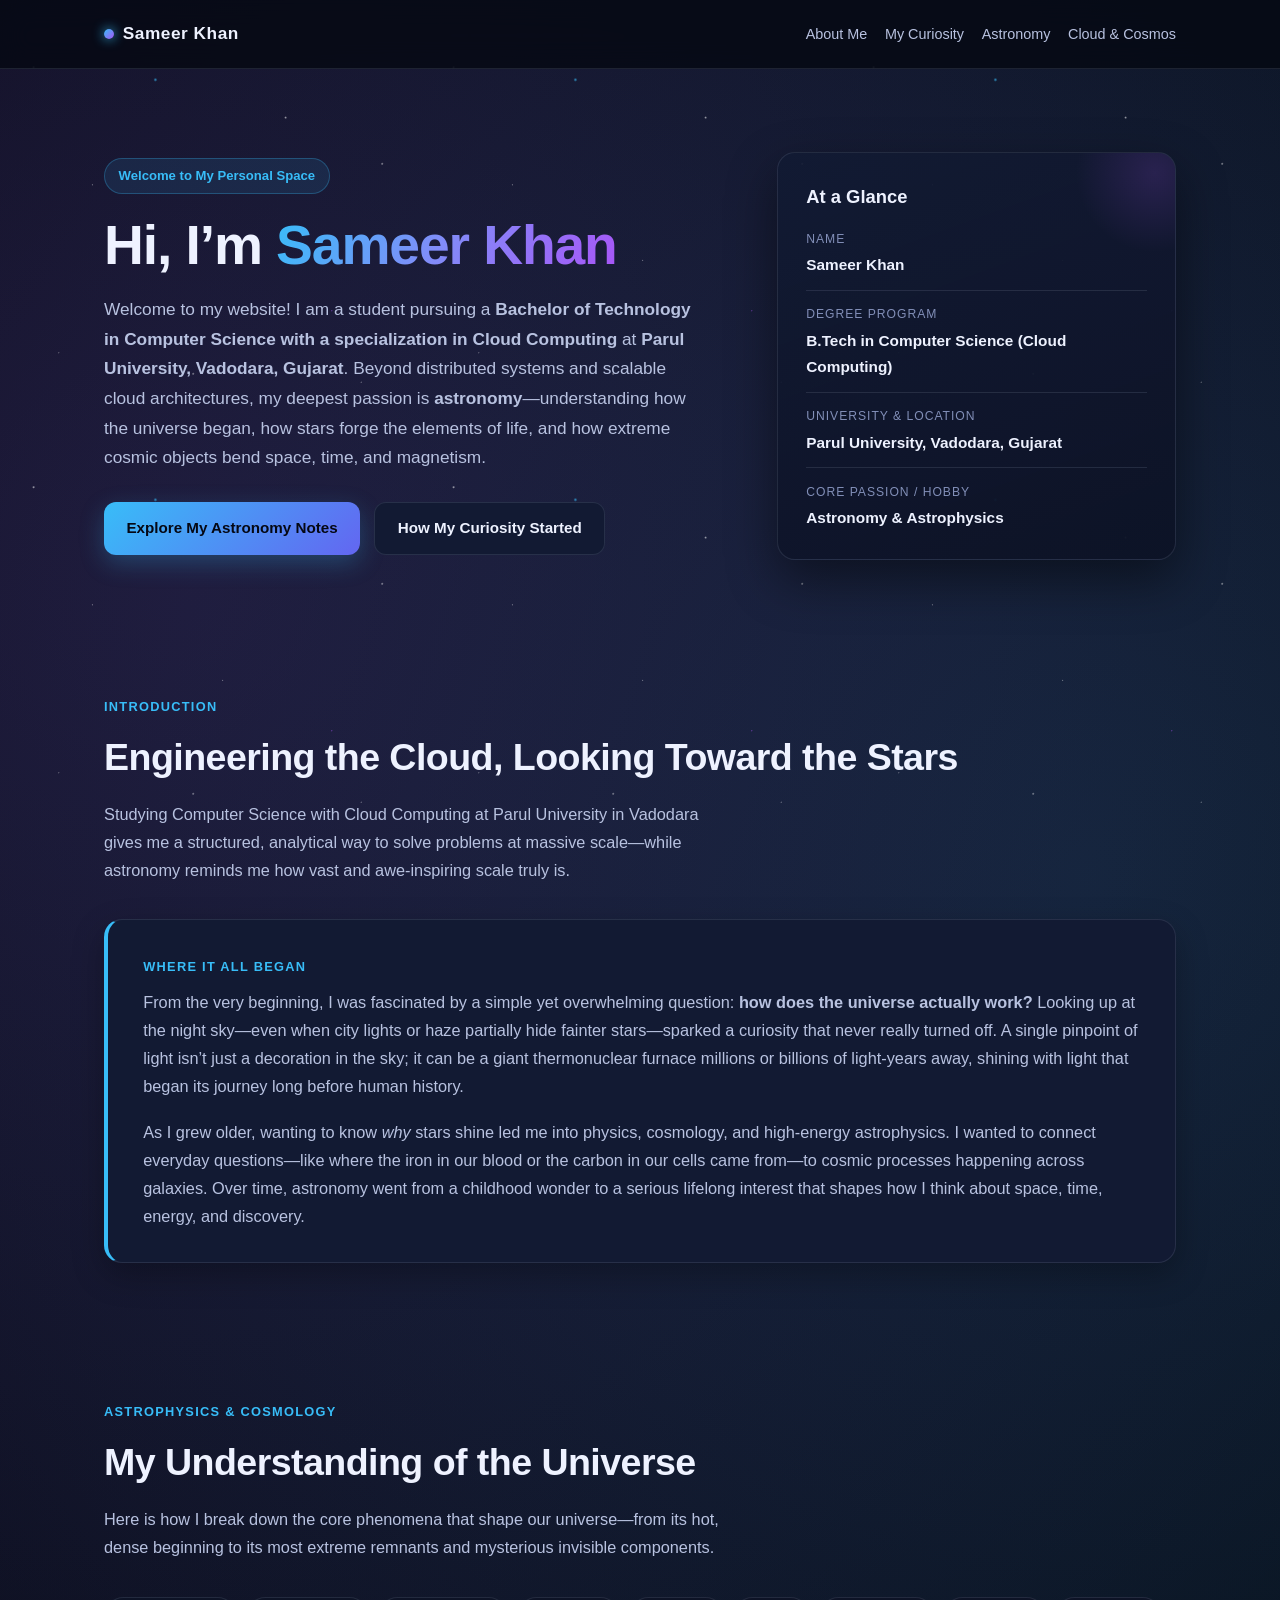
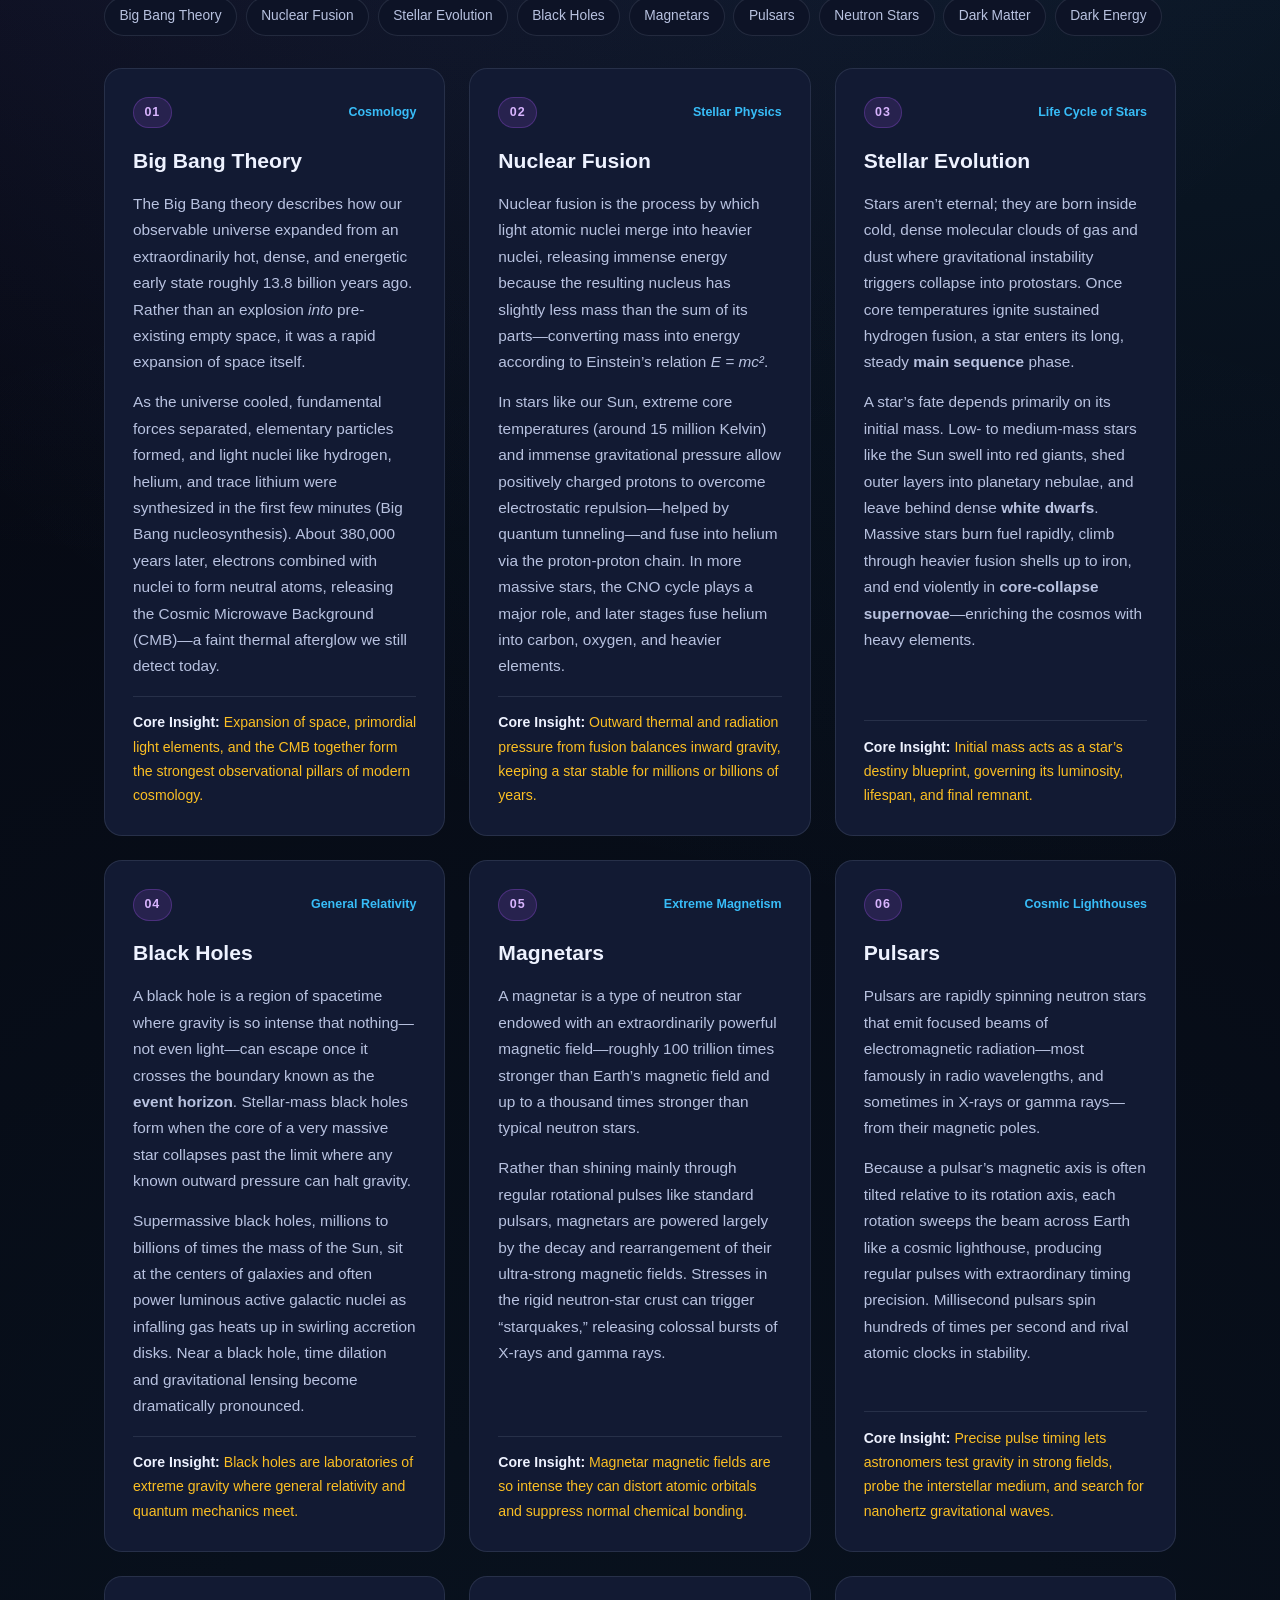
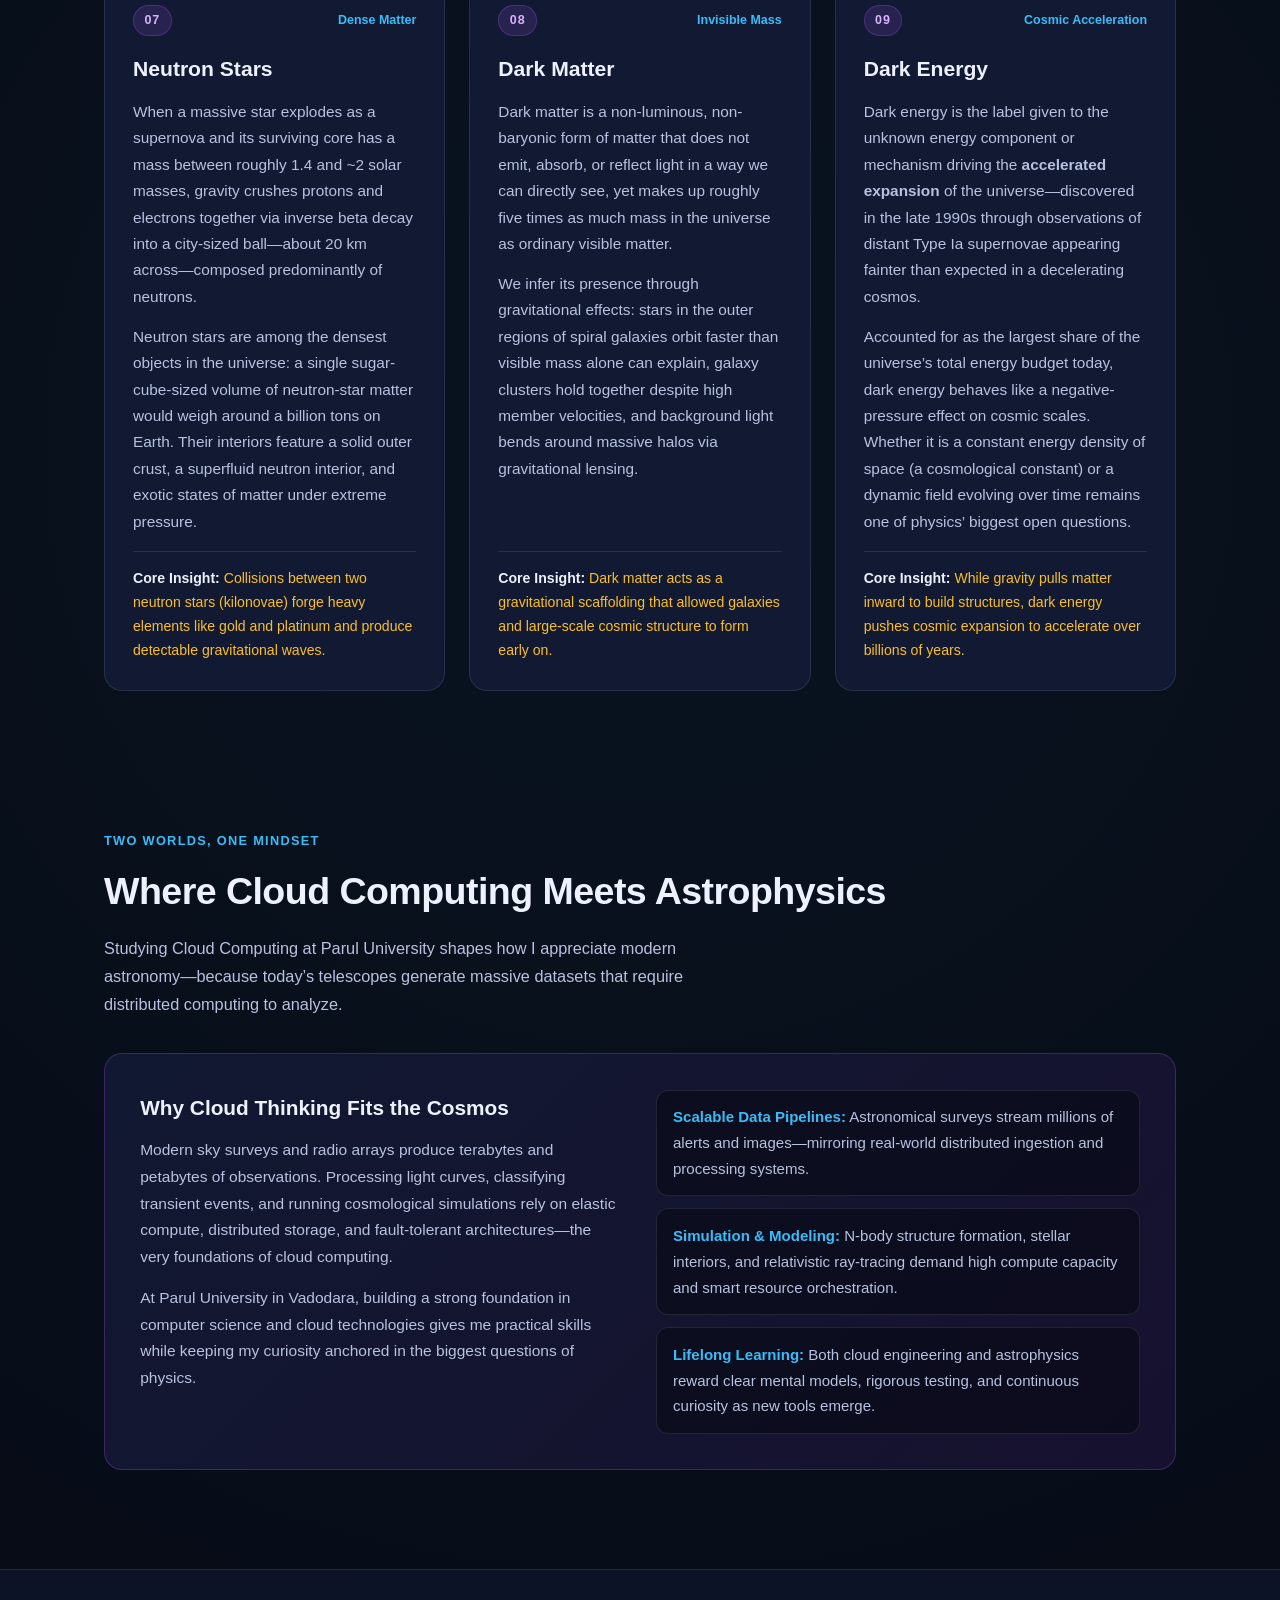
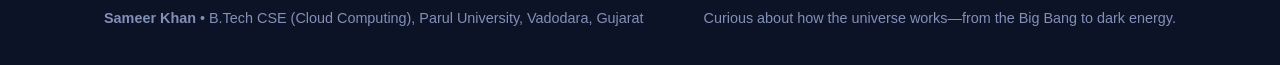
<file: sk.html>
<!DOCTYPE html>
<html lang="en">
<head>
  <meta charset="UTF-8" />
  <meta name="viewport" content="width=device-width, initial-scale=1.0" />
  <title>Sameer Khan — Cloud Computing &amp; Cosmos</title>
  <style>
    :root {
      --bg-deep: #060913;
      --bg-surface: #0d1326;
      --bg-card: #121a33;
      --bg-card-hover: #172140;
      --text-primary: #eef2ff;
      --text-secondary: #b8c2e0;
      --text-muted: #828fb8;
      --accent-cyan: #38bdf8;
      --accent-violet: #a855f7;
      --accent-amber: #fbbf24;
      --accent-rose: #fb7185;
      --border-subtle: rgba(148, 163, 184, 0.16);
      --glow-cyan: rgba(56, 189, 248, 0.18);
      --glow-violet: rgba(168, 85, 247, 0.16);
      --max-width: 1120px;
      --radius-lg: 18px;
      --radius-md: 12px;
      --transition: 0.25s ease;
    }

    * {
      box-sizing: border-box;
      margin: 0;
      padding: 0;
    }

    html {
      scroll-behavior: smooth;
      font-size: 16px;
    }

    body {
      font-family: "Segoe UI", Roboto, Helvetica, Arial, sans-serif;
      background-color: var(--bg-deep);
      color: var(--text-primary);
      line-height: 1.72;
      overflow-x: hidden;
      background-image:
        radial-gradient(circle at 15% 12%, rgba(168, 85, 247, 0.14), transparent 36%),
        radial-gradient(circle at 85% 18%, rgba(56, 189, 248, 0.14), transparent 40%),
        radial-gradient(circle at 50% 75%, rgba(56, 189, 248, 0.06), transparent 50%);
    }

    /* Subtle starfield overlay using pure CSS gradients */
    body::before {
      content: "";
      position: fixed;
      inset: 0;
      pointer-events: none;
      z-index: -1;
      background-image:
        radial-gradient(1.5px 1.5px at 8% 16%, rgba(255, 255, 255, 0.65), transparent),
        radial-gradient(1px 1px at 22% 44%, rgba(255, 255, 255, 0.45), transparent),
        radial-gradient(2px 2px at 37% 19%, rgba(56, 189, 248, 0.7), transparent),
        radial-gradient(1px 1px at 53% 62%, rgba(255, 255, 255, 0.4), transparent),
        radial-gradient(1.5px 1.5px at 68% 28%, rgba(255, 255, 255, 0.6), transparent),
        radial-gradient(1px 1px at 79% 74%, rgba(168, 85, 247, 0.65), transparent),
        radial-gradient(1.5px 1.5px at 91% 39%, rgba(255, 255, 255, 0.55), transparent),
        radial-gradient(1px 1px at 14% 84%, rgba(255, 255, 255, 0.4), transparent),
        radial-gradient(1.5px 1.5px at 46% 89%, rgba(255, 255, 255, 0.5), transparent),
        radial-gradient(1px 1px at 86% 91%, rgba(255, 255, 255, 0.45), transparent);
      background-size: 420px 420px;
    }

    a {
      color: var(--accent-cyan);
      text-decoration: none;
      transition: color var(--transition);
    }

    a:hover {
      color: #7dd3fc;
    }

    .container {
      width: 100%;
      max-width: var(--max-width);
      margin: 0 auto;
      padding: 0 1.5rem;
    }

    /* Navigation */
    header {
      position: sticky;
      top: 0;
      z-index: 100;
      background: rgba(6, 9, 19, 0.82);
      backdrop-filter: blur(14px);
      border-bottom: 1px solid var(--border-subtle);
    }

    .nav-inner {
      display: flex;
      align-items: center;
      justify-content: space-between;
      min-height: 68px;
      gap: 1rem;
    }

    .brand {
      font-weight: 700;
      font-size: 1.08rem;
      letter-spacing: 0.03em;
      color: var(--text-primary);
      display: flex;
      align-items: center;
      gap: 0.55rem;
      white-space: nowrap;
    }

    .brand-dot {
      width: 10px;
      height: 10px;
      border-radius: 50%;
      background: linear-gradient(135deg, var(--accent-cyan), var(--accent-violet));
      box-shadow: 0 0 12px var(--accent-cyan);
    }

    nav ul {
      list-style: none;
      display: flex;
      flex-wrap: wrap;
      gap: 0.35rem 1.1rem;
      justify-content: flex-end;
    }

    nav a {
      color: var(--text-secondary);
      font-size: 0.9rem;
      font-weight: 500;
      padding: 0.3rem 0;
      position: relative;
    }

    nav a:hover,
    nav a:focus-visible {
      color: var(--text-primary);
    }

    nav a::after {
      content: "";
      position: absolute;
      left: 0;
      bottom: 0;
      width: 0;
      height: 2px;
      background: linear-gradient(90deg, var(--accent-cyan), var(--accent-violet));
      transition: width var(--transition);
    }

    nav a:hover::after {
      width: 100%;
    }

    /* Hero Section */
    .hero {
      padding: 5.2rem 0 4rem;
    }

    .hero-grid {
      display: grid;
      grid-template-columns: 1.35fr 0.85fr;
      gap: 2.5rem;
      align-items: center;
    }

    .badge {
      display: inline-flex;
      align-items: center;
      gap: 0.5rem;
      padding: 0.38rem 0.85rem;
      border-radius: 999px;
      font-size: 0.82rem;
      font-weight: 600;
      color: var(--accent-cyan);
      background: rgba(56, 189, 248, 0.1);
      border: 1px solid rgba(56, 189, 248, 0.28);
      margin-bottom: 1.25rem;
    }

    h1 {
      font-size: clamp(2.25rem, 4.5vw, 3.45rem);
      line-height: 1.14;
      font-weight: 800;
      letter-spacing: -0.02em;
      margin-bottom: 1.1rem;
    }

    .gradient-text {
      background: linear-gradient(120deg, var(--accent-cyan) 0%, #818cf8 48%, var(--accent-violet) 100%);
      -webkit-background-clip: text;
      background-clip: text;
      color: transparent;
    }

    .hero-lead {
      font-size: 1.08rem;
      color: var(--text-secondary);
      margin-bottom: 1.8rem;
      max-width: 62ch;
    }

    .hero-actions {
      display: flex;
      flex-wrap: wrap;
      gap: 0.9rem;
    }

    .btn {
      display: inline-flex;
      align-items: center;
      justify-content: center;
      padding: 0.78rem 1.4rem;
      border-radius: var(--radius-md);
      font-weight: 600;
      font-size: 0.95rem;
      transition: transform var(--transition), box-shadow var(--transition), background var(--transition);
    }

    .btn-primary {
      background: linear-gradient(135deg, var(--accent-cyan), #6366f1);
      color: #050814;
      box-shadow: 0 8px 24px rgba(56, 189, 248, 0.25);
    }

    .btn-primary:hover {
      color: #050814;
      transform: translateY(-2px);
      box-shadow: 0 12px 28px rgba(56, 189, 248, 0.35);
    }

    .btn-secondary {
      background: var(--bg-card);
      color: var(--text-primary);
      border: 1px solid var(--border-subtle);
    }

    .btn-secondary:hover {
      background: var(--bg-card-hover);
      transform: translateY(-2px);
    }

    .profile-card {
      background: linear-gradient(160deg, rgba(18, 26, 51, 0.92), rgba(13, 19, 38, 0.96));
      border: 1px solid var(--border-subtle);
      border-radius: var(--radius-lg);
      padding: 1.75rem;
      box-shadow: 0 20px 50px rgba(0, 0, 0, 0.45);
      position: relative;
      overflow: hidden;
    }

    .profile-card::before {
      content: "";
      position: absolute;
      top: -60px;
      right: -60px;
      width: 160px;
      height: 160px;
      border-radius: 50%;
      background: radial-gradient(circle, var(--glow-violet), transparent 70%);
      pointer-events: none;
    }

    .profile-card h2 {
      font-size: 1.15rem;
      margin-bottom: 1rem;
      color: var(--text-primary);
    }

    .meta-list {
      list-style: none;
      display: grid;
      gap: 0.85rem;
    }

    .meta-item {
      display: flex;
      flex-direction: column;
      padding-bottom: 0.7rem;
      border-bottom: 1px solid var(--border-subtle);
    }

    .meta-item:last-child {
      border-bottom: none;
      padding-bottom: 0;
    }

    .meta-label {
      font-size: 0.76rem;
      text-transform: uppercase;
      letter-spacing: 0.08em;
      color: var(--text-muted);
      margin-bottom: 0.15rem;
    }

    .meta-value {
      font-size: 0.96rem;
      font-weight: 600;
      color: var(--text-primary);
    }

    /* Sections */
    section {
      padding: 4.2rem 0;
    }

    .section-header {
      margin-bottom: 2.2rem;
    }

    .section-tag {
      display: inline-block;
      font-size: 0.8rem;
      font-weight: 700;
      text-transform: uppercase;
      letter-spacing: 0.1em;
      color: var(--accent-cyan);
      margin-bottom: 0.45rem;
    }

    .section-header h2 {
      font-size: clamp(1.65rem, 3vw, 2.35rem);
      font-weight: 750;
      letter-spacing: -0.015em;
      margin-bottom: 0.65rem;
    }

    .section-header p {
      color: var(--text-secondary);
      max-width: 68ch;
      font-size: 1.02rem;
    }

    /* Story / Curiosity Panel */
    .story-panel {
      background: var(--bg-card);
      border: 1px solid var(--border-subtle);
      border-left: 4px solid var(--accent-cyan);
      border-radius: var(--radius-lg);
      padding: 2rem 2.2rem;
      box-shadow: 0 12px 32px rgba(0, 0, 0, 0.28);
    }

    .story-panel p + p {
      margin-top: 1.1rem;
    }

    .story-panel p {
      color: var(--text-secondary);
      font-size: 1.02rem;
    }

    /* Topic Quick Jump Pills */
    .topic-nav {
      display: flex;
      flex-wrap: wrap;
      gap: 0.55rem;
      margin-bottom: 2rem;
    }

    .topic-pill {
      padding: 0.42rem 0.9rem;
      border-radius: 999px;
      background: var(--bg-surface);
      border: 1px solid var(--border-subtle);
      color: var(--text-secondary);
      font-size: 0.86rem;
      font-weight: 500;
      transition: all var(--transition);
    }

    .topic-pill:hover {
      color: var(--text-primary);
      border-color: var(--accent-cyan);
      background: rgba(56, 189, 248, 0.1);
    }

    /* Astronomy Topic Cards */
    .astro-grid {
      display: grid;
      grid-template-columns: repeat(auto-fit, minmax(320px, 1fr));
      gap: 1.5rem;
    }

    .astro-card {
      background: var(--bg-card);
      border: 1px solid var(--border-subtle);
      border-radius: var(--radius-lg);
      padding: 1.75rem;
      display: flex;
      flex-direction: column;
      justify-content: space-between;
      transition: transform var(--transition), border-color var(--transition), box-shadow var(--transition), background var(--transition);
      scroll-margin-top: 86px;
    }

    .astro-card:hover {
      transform: translateY(-4px);
      background: var(--bg-card-hover);
      border-color: rgba(56, 189, 248, 0.38);
      box-shadow: 0 16px 36px rgba(0, 0, 0, 0.38);
    }

    .card-top {
      display: flex;
      align-items: center;
      justify-content: space-between;
      gap: 0.75rem;
      margin-bottom: 0.9rem;
    }

    .card-num {
      font-size: 0.78rem;
      font-weight: 700;
      letter-spacing: 0.08em;
      padding: 0.25rem 0.65rem;
      border-radius: 999px;
      background: rgba(168, 85, 247, 0.14);
      color: #d8b4fe;
      border: 1px solid rgba(168, 85, 247, 0.28);
    }

    .card-tag {
      font-size: 0.78rem;
      color: var(--accent-cyan);
      font-weight: 600;
    }

    .astro-card h3 {
      font-size: 1.32rem;
      margin-bottom: 0.75rem;
      color: var(--text-primary);
    }

    .astro-card p {
      color: var(--text-secondary);
      font-size: 0.96rem;
      margin-bottom: 0.85rem;
    }

    .astro-card p:last-child {
      margin-bottom: 0;
    }

    .key-fact {
      margin-top: 1rem;
      padding-top: 0.85rem;
      border-top: 1px solid var(--border-subtle);
      font-size: 0.88rem;
      color: var(--accent-amber);
    }

    .key-fact strong {
      color: var(--text-primary);
    }

    /* Cloud + Cosmos Bridge Section */
    .bridge-box {
      background: linear-gradient(135deg, rgba(18, 26, 51, 0.95), rgba(24, 18, 48, 0.95));
      border: 1px solid rgba(168, 85, 247, 0.28);
      border-radius: var(--radius-lg);
      padding: 2.2rem;
      display: grid;
      grid-template-columns: 1fr 1fr;
      gap: 2rem;
      align-items: start;
    }

    .bridge-box h3 {
      font-size: 1.3rem;
      margin-bottom: 0.75rem;
      color: var(--text-primary);
    }

    .bridge-box p {
      color: var(--text-secondary);
      font-size: 0.97rem;
      margin-bottom: 0.9rem;
    }

    .highlight-list {
      list-style: none;
      display: grid;
      gap: 0.75rem;
    }

    .highlight-list li {
      background: rgba(6, 9, 19, 0.55);
      border: 1px solid var(--border-subtle);
      border-radius: var(--radius-md);
      padding: 0.85rem 1rem;
      color: var(--text-secondary);
      font-size: 0.94rem;
    }

    .highlight-list strong {
      color: var(--accent-cyan);
    }

    /* Footer */
    footer {
      border-top: 1px solid var(--border-subtle);
      background: var(--bg-surface);
      padding: 2.2rem 0;
      margin-top: 2rem;
    }

    .footer-inner {
      display: flex;
      flex-wrap: wrap;
      align-items: center;
      justify-content: space-between;
      gap: 1rem;
      color: var(--text-muted);
      font-size: 0.9rem;
    }

    /* Responsive Breakpoints */
    @media (max-width: 900px) {
      .hero-grid,
      .bridge-box {
        grid-template-columns: 1fr;
      }

      .hero {
        padding-top: 3.4rem;
      }
    }

    @media (max-width: 640px) {
      .nav-inner {
        flex-direction: column;
        align-items: flex-start;
        padding: 0.8rem 0;
      }

      nav ul {
        justify-content: flex-start;
        gap: 0.35rem 0.85rem;
      }

      .story-panel,
      .bridge-box,
      .astro-card {
        padding: 1.35rem;
      }
    }
  </style>
</head>
<body>
  <header>
    <div class="container nav-inner">
      <a href="#top" class="brand">
        <span class="brand-dot" aria-hidden="true"></span>
        <span>Sameer Khan</span>
      </a>
      <nav aria-label="Primary Navigation">
        <ul>
          <li><a href="#about">About Me</a></li>
          <li><a href="#curiosity">My Curiosity</a></li>
          <li><a href="#astronomy">Astronomy</a></li>
          <li><a href="#cloud-cosmos">Cloud &amp; Cosmos</a></li>
        </ul>
      </nav>
    </div>
  </header>

  <main id="top">
    <!-- Hero Section -->
    <section class="hero">
      <div class="container hero-grid">
        <div>
          <span class="badge">Welcome to My Personal Space</span>
          <h1>Hi, I&rsquo;m <span class="gradient-text">Sameer Khan</span></h1>
          <p class="hero-lead">
            Welcome to my website! I am a student pursuing a <strong>Bachelor of Technology in Computer Science with a specialization in Cloud Computing</strong> at <strong>Parul University, Vadodara, Gujarat</strong>. Beyond distributed systems and scalable cloud architectures, my deepest passion is <strong>astronomy</strong>—understanding how the universe began, how stars forge the elements of life, and how extreme cosmic objects bend space, time, and magnetism.
          </p>
          <div class="hero-actions">
            <a href="#astronomy" class="btn btn-primary">Explore My Astronomy Notes</a>
            <a href="#curiosity" class="btn btn-secondary">How My Curiosity Started</a>
          </div>
        </div>

        <aside class="profile-card" aria-label="Quick Profile Summary">
          <h2>At a Glance</h2>
          <ul class="meta-list">
            <li class="meta-item">
              <span class="meta-label">Name</span>
              <span class="meta-value">Sameer Khan</span>
            </li>
            <li class="meta-item">
              <span class="meta-label">Degree Program</span>
              <span class="meta-value">B.Tech in Computer Science (Cloud Computing)</span>
            </li>
            <li class="meta-item">
              <span class="meta-label">University &amp; Location</span>
              <span class="meta-value">Parul University, Vadodara, Gujarat</span>
            </li>
            <li class="meta-item">
              <span class="meta-label">Core Passion / Hobby</span>
              <span class="meta-value">Astronomy &amp; Astrophysics</span>
            </li>
          </ul>
        </aside>
      </div>
    </section>

    <!-- About & Early Curiosity -->
    <section id="about">
      <div class="container">
        <div class="section-header">
          <span class="section-tag">Introduction</span>
          <h2>Engineering the Cloud, Looking Toward the Stars</h2>
          <p>
            Studying Computer Science with Cloud Computing at Parul University in Vadodara gives me a structured, analytical way to solve problems at massive scale—while astronomy reminds me how vast and awe-inspiring scale truly is.
          </p>
        </div>

        <div id="curiosity" class="story-panel">
          <span class="section-tag" style="margin-bottom: 0.6rem;">Where It All Began</span>
          <p>
            From the very beginning, I was fascinated by a simple yet overwhelming question: <strong>how does the universe actually work?</strong> Looking up at the night sky—even when city lights or haze partially hide fainter stars—sparked a curiosity that never really turned off. A single pinpoint of light isn&rsquo;t just a decoration in the sky; it can be a giant thermonuclear furnace millions or billions of light-years away, shining with light that began its journey long before human history.
          </p>
          <p>
            As I grew older, wanting to know <em>why</em> stars shine led me into physics, cosmology, and high-energy astrophysics. I wanted to connect everyday questions—like where the iron in our blood or the carbon in our cells came from—to cosmic processes happening across galaxies. Over time, astronomy went from a childhood wonder to a serious lifelong interest that shapes how I think about space, time, energy, and discovery.
          </p>
        </div>
      </div>
    </section>

    <!-- Astronomy Deep Dive -->
    <section id="astronomy">
      <div class="container">
        <div class="section-header">
          <span class="section-tag">Astrophysics &amp; Cosmology</span>
          <h2>My Understanding of the Universe</h2>
          <p>
            Here is how I break down the core phenomena that shape our universe—from its hot, dense beginning to its most extreme remnants and mysterious invisible components.
          </p>
        </div>

        <div class="topic-nav" aria-label="Jump to Astronomy Topic">
          <a href="#big-bang" class="topic-pill">Big Bang Theory</a>
          <a href="#nuclear-fusion" class="topic-pill">Nuclear Fusion</a>
          <a href="#stellar-evolution" class="topic-pill">Stellar Evolution</a>
          <a href="#black-holes" class="topic-pill">Black Holes</a>
          <a href="#magnetars" class="topic-pill">Magnetars</a>
          <a href="#pulsars" class="topic-pill">Pulsars</a>
          <a href="#neutron-stars" class="topic-pill">Neutron Stars</a>
          <a href="#dark-matter" class="topic-pill">Dark Matter</a>
          <a href="#dark-energy" class="topic-pill">Dark Energy</a>
        </div>

        <div class="astro-grid">
          <!-- 1. Big Bang Theory -->
          <article id="big-bang" class="astro-card">
            <div>
              <div class="card-top">
                <span class="card-num">01</span>
                <span class="card-tag">Cosmology</span>
              </div>
              <h3>Big Bang Theory</h3>
              <p>
                The Big Bang theory describes how our observable universe expanded from an extraordinarily hot, dense, and energetic early state roughly 13.8 billion years ago. Rather than an explosion <em>into</em> pre-existing empty space, it was a rapid expansion of space itself.
              </p>
              <p>
                As the universe cooled, fundamental forces separated, elementary particles formed, and light nuclei like hydrogen, helium, and trace lithium were synthesized in the first few minutes (Big Bang nucleosynthesis). About 380,000 years later, electrons combined with nuclei to form neutral atoms, releasing the Cosmic Microwave Background (CMB)—a faint thermal afterglow we still detect today.
              </p>
            </div>
            <div class="key-fact">
              <strong>Core Insight:</strong> Expansion of space, primordial light elements, and the CMB together form the strongest observational pillars of modern cosmology.
            </div>
          </article>

          <!-- 2. Nuclear Fusion -->
          <article id="nuclear-fusion" class="astro-card">
            <div>
              <div class="card-top">
                <span class="card-num">02</span>
                <span class="card-tag">Stellar Physics</span>
              </div>
              <h3>Nuclear Fusion</h3>
              <p>
                Nuclear fusion is the process by which light atomic nuclei merge into heavier nuclei, releasing immense energy because the resulting nucleus has slightly less mass than the sum of its parts—converting mass into energy according to Einstein&rsquo;s relation <em>E = mc&sup2;</em>.
              </p>
              <p>
                In stars like our Sun, extreme core temperatures (around 15 million Kelvin) and immense gravitational pressure allow positively charged protons to overcome electrostatic repulsion—helped by quantum tunneling—and fuse into helium via the proton-proton chain. In more massive stars, the CNO cycle plays a major role, and later stages fuse helium into carbon, oxygen, and heavier elements.
              </p>
            </div>
            <div class="key-fact">
              <strong>Core Insight:</strong> Outward thermal and radiation pressure from fusion balances inward gravity, keeping a star stable for millions or billions of years.
            </div>
          </article>

          <!-- 3. Stellar Evolution -->
          <article id="stellar-evolution" class="astro-card">
            <div>
              <div class="card-top">
                <span class="card-num">03</span>
                <span class="card-tag">Life Cycle of Stars</span>
              </div>
              <h3>Stellar Evolution</h3>
              <p>
                Stars aren&rsquo;t eternal; they are born inside cold, dense molecular clouds of gas and dust where gravitational instability triggers collapse into protostars. Once core temperatures ignite sustained hydrogen fusion, a star enters its long, steady <strong>main sequence</strong> phase.
              </p>
              <p>
                A star&rsquo;s fate depends primarily on its initial mass. Low- to medium-mass stars like the Sun swell into red giants, shed outer layers into planetary nebulae, and leave behind dense <strong>white dwarfs</strong>. Massive stars burn fuel rapidly, climb through heavier fusion shells up to iron, and end violently in <strong>core-collapse supernovae</strong>—enriching the cosmos with heavy elements.
              </p>
            </div>
            <div class="key-fact">
              <strong>Core Insight:</strong> Initial mass acts as a star&rsquo;s destiny blueprint, governing its luminosity, lifespan, and final remnant.
            </div>
          </article>

          <!-- 4. Black Holes -->
          <article id="black-holes" class="astro-card">
            <div>
              <div class="card-top">
                <span class="card-num">04</span>
                <span class="card-tag">General Relativity</span>
              </div>
              <h3>Black Holes</h3>
              <p>
                A black hole is a region of spacetime where gravity is so intense that nothing—not even light—can escape once it crosses the boundary known as the <strong>event horizon</strong>. Stellar-mass black holes form when the core of a very massive star collapses past the limit where any known outward pressure can halt gravity.
              </p>
              <p>
                Supermassive black holes, millions to billions of times the mass of the Sun, sit at the centers of galaxies and often power luminous active galactic nuclei as infalling gas heats up in swirling accretion disks. Near a black hole, time dilation and gravitational lensing become dramatically pronounced.
              </p>
            </div>
            <div class="key-fact">
              <strong>Core Insight:</strong> Black holes are laboratories of extreme gravity where general relativity and quantum mechanics meet.
            </div>
          </article>

          <!-- 5. Magnetars -->
          <article id="magnetars" class="astro-card">
            <div>
              <div class="card-top">
                <span class="card-num">05</span>
                <span class="card-tag">Extreme Magnetism</span>
              </div>
              <h3>Magnetars</h3>
              <p>
                A magnetar is a type of neutron star endowed with an extraordinarily powerful magnetic field—roughly 100 trillion times stronger than Earth&rsquo;s magnetic field and up to a thousand times stronger than typical neutron stars.
              </p>
              <p>
                Rather than shining mainly through regular rotational pulses like standard pulsars, magnetars are powered largely by the decay and rearrangement of their ultra-strong magnetic fields. Stresses in the rigid neutron-star crust can trigger &ldquo;starquakes,&rdquo; releasing colossal bursts of X-rays and gamma rays.
              </p>
            </div>
            <div class="key-fact">
              <strong>Core Insight:</strong> Magnetar magnetic fields are so intense they can distort atomic orbitals and suppress normal chemical bonding.
            </div>
          </article>

          <!-- 6. Pulsars -->
          <article id="pulsars" class="astro-card">
            <div>
              <div class="card-top">
                <span class="card-num">06</span>
                <span class="card-tag">Cosmic Lighthouses</span>
              </div>
              <h3>Pulsars</h3>
              <p>
                Pulsars are rapidly spinning neutron stars that emit focused beams of electromagnetic radiation—most famously in radio wavelengths, and sometimes in X-rays or gamma rays—from their magnetic poles.
              </p>
              <p>
                Because a pulsar&rsquo;s magnetic axis is often tilted relative to its rotation axis, each rotation sweeps the beam across Earth like a cosmic lighthouse, producing regular pulses with extraordinary timing precision. Millisecond pulsars spin hundreds of times per second and rival atomic clocks in stability.
              </p>
            </div>
            <div class="key-fact">
              <strong>Core Insight:</strong> Precise pulse timing lets astronomers test gravity in strong fields, probe the interstellar medium, and search for nanohertz gravitational waves.
            </div>
          </article>

          <!-- 7. Neutron Stars -->
          <article id="neutron-stars" class="astro-card">
            <div>
              <div class="card-top">
                <span class="card-num">07</span>
                <span class="card-tag">Dense Matter</span>
              </div>
              <h3>Neutron Stars</h3>
              <p>
                When a massive star explodes as a supernova and its surviving core has a mass between roughly 1.4 and ~2 solar masses, gravity crushes protons and electrons together via inverse beta decay into a city-sized ball—about 20 km across—composed predominantly of neutrons.
              </p>
              <p>
                Neutron stars are among the densest objects in the universe: a single sugar-cube-sized volume of neutron-star matter would weigh around a billion tons on Earth. Their interiors feature a solid outer crust, a superfluid neutron interior, and exotic states of matter under extreme pressure.
              </p>
            </div>
            <div class="key-fact">
              <strong>Core Insight:</strong> Collisions between two neutron stars (kilonovae) forge heavy elements like gold and platinum and produce detectable gravitational waves.
            </div>
          </article>

          <!-- 8. Dark Matter -->
          <article id="dark-matter" class="astro-card">
            <div>
              <div class="card-top">
                <span class="card-num">08</span>
                <span class="card-tag">Invisible Mass</span>
              </div>
              <h3>Dark Matter</h3>
              <p>
                Dark matter is a non-luminous, non-baryonic form of matter that does not emit, absorb, or reflect light in a way we can directly see, yet makes up roughly five times as much mass in the universe as ordinary visible matter.
              </p>
              <p>
                We infer its presence through gravitational effects: stars in the outer regions of spiral galaxies orbit faster than visible mass alone can explain, galaxy clusters hold together despite high member velocities, and background light bends around massive halos via gravitational lensing.
              </p>
            </div>
            <div class="key-fact">
              <strong>Core Insight:</strong> Dark matter acts as a gravitational scaffolding that allowed galaxies and large-scale cosmic structure to form early on.
            </div>
          </article>

          <!-- 9. Dark Energy -->
          <article id="dark-energy" class="astro-card">
            <div>
              <div class="card-top">
                <span class="card-num">09</span>
                <span class="card-tag">Cosmic Acceleration</span>
              </div>
              <h3>Dark Energy</h3>
              <p>
                Dark energy is the label given to the unknown energy component or mechanism driving the <strong>accelerated expansion</strong> of the universe—discovered in the late 1990s through observations of distant Type Ia supernovae appearing fainter than expected in a decelerating cosmos.
              </p>
              <p>
                Accounted for as the largest share of the universe&rsquo;s total energy budget today, dark energy behaves like a negative-pressure effect on cosmic scales. Whether it is a constant energy density of space (a cosmological constant) or a dynamic field evolving over time remains one of physics&rsquo; biggest open questions.
              </p>
            </div>
            <div class="key-fact">
              <strong>Core Insight:</strong> While gravity pulls matter inward to build structures, dark energy pushes cosmic expansion to accelerate over billions of years.
            </div>
          </article>
        </div>
      </div>
    </section>

    <!-- Cloud Computing & Astronomy Connection -->
    <section id="cloud-cosmos">
      <div class="container">
        <div class="section-header">
          <span class="section-tag">Two Worlds, One Mindset</span>
          <h2>Where Cloud Computing Meets Astrophysics</h2>
          <p>
            Studying Cloud Computing at Parul University shapes how I appreciate modern astronomy—because today&rsquo;s telescopes generate massive datasets that require distributed computing to analyze.
          </p>
        </div>

        <div class="bridge-box">
          <div>
            <h3>Why Cloud Thinking Fits the Cosmos</h3>
            <p>
              Modern sky surveys and radio arrays produce terabytes and petabytes of observations. Processing light curves, classifying transient events, and running cosmological simulations rely on elastic compute, distributed storage, and fault-tolerant architectures—the very foundations of cloud computing.
            </p>
            <p>
              At Parul University in Vadodara, building a strong foundation in computer science and cloud technologies gives me practical skills while keeping my curiosity anchored in the biggest questions of physics.
            </p>
          </div>
          <ul class="highlight-list">
            <li>
              <strong>Scalable Data Pipelines:</strong> Astronomical surveys stream millions of alerts and images—mirroring real-world distributed ingestion and processing systems.
            </li>
            <li>
              <strong>Simulation &amp; Modeling:</strong> N-body structure formation, stellar interiors, and relativistic ray-tracing demand high compute capacity and smart resource orchestration.
            </li>
            <li>
              <strong>Lifelong Learning:</strong> Both cloud engineering and astrophysics reward clear mental models, rigorous testing, and continuous curiosity as new tools emerge.
            </li>
          </ul>
        </div>
      </div>
    </section>
  </main>

  <footer>
    <div class="container footer-inner">
      <div>
        <strong>Sameer Khan</strong> &bull; B.Tech CSE (Cloud Computing), Parul University, Vadodara, Gujarat
      </div>
      <div>
        Curious about how the universe works—from the Big Bang to dark energy.
      </div>
    </div>
  </footer>
</body>
</html>
</file>
